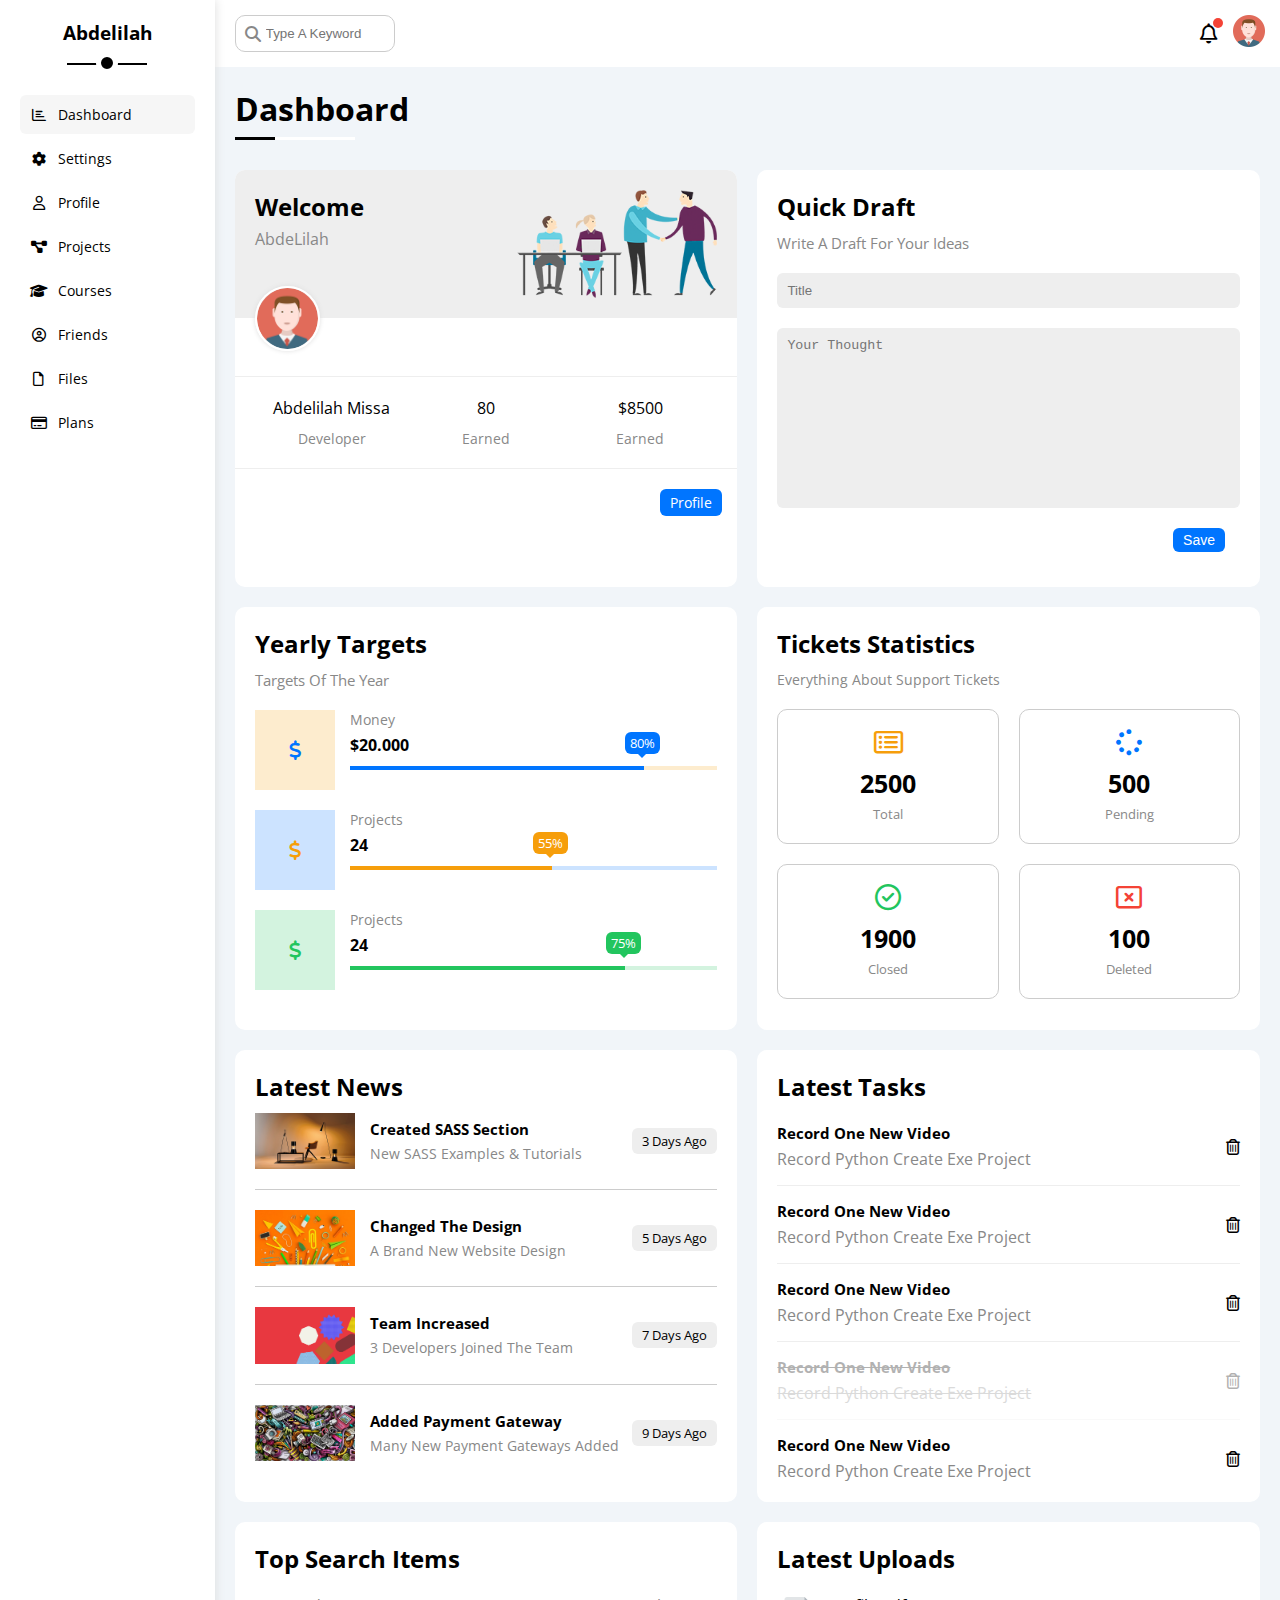
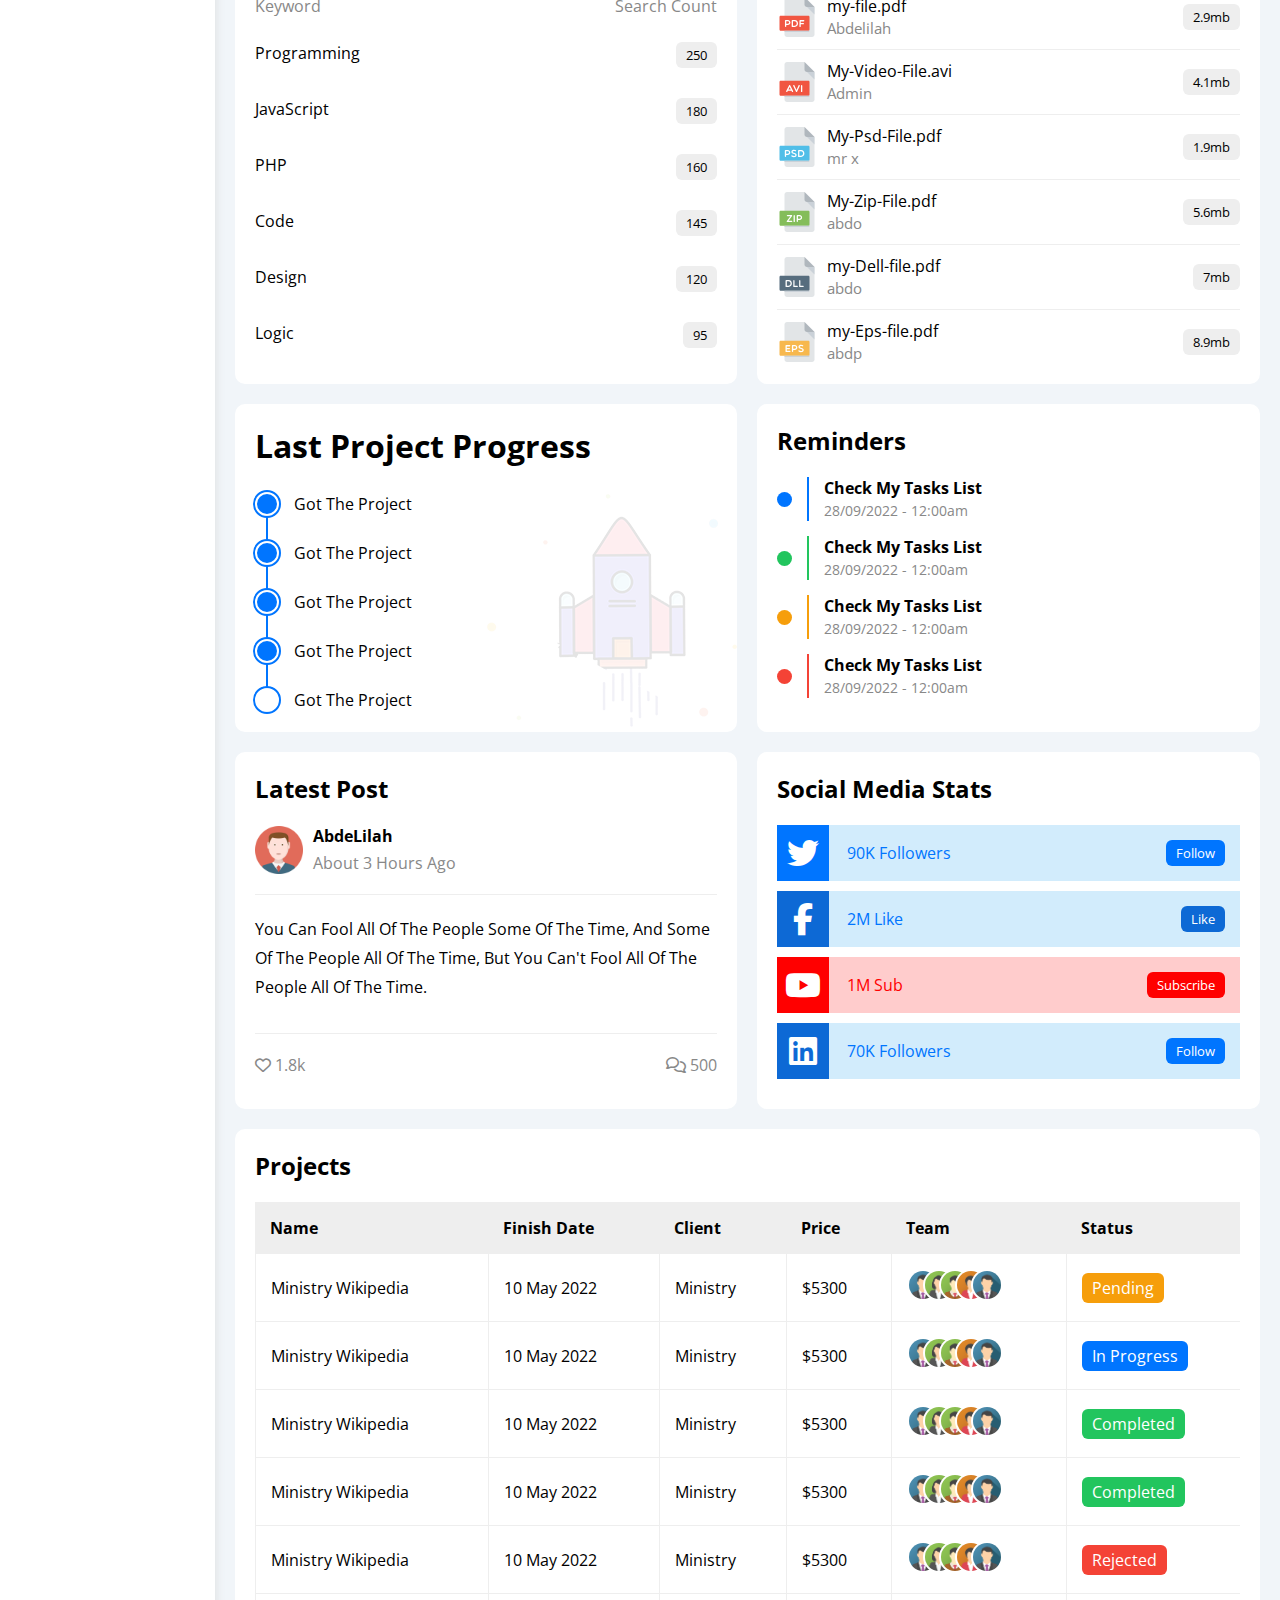
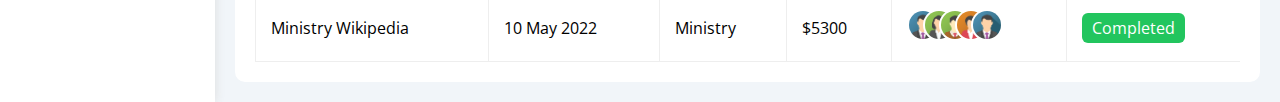
<file: index.html>
<!DOCTYPE html>
<html lang="en">

    <head>
        <meta charset="UTF-8">
        <meta name="description" content="">
        <meta name="keywords" content="">
        <meta name="viewport" content="width=device-width, initial-scale=1.0">
        <title>Dashboard</title>
        <!-- css Files -->
        <link rel="stylesheet" href="css/freamwork.css">
        <link rel="stylesheet" href="css/global-style.css">
        <link rel="stylesheet" href="css/pages/dashboard.css">
        <link rel="stylesheet" href="css/all.min.css">
        <!-- Google Font  -->
        <link rel="preconnect" href="https://fonts.googleapis.com">
        <link rel="preconnect" href="https://fonts.gstatic.com" crossorigin>
        <link
            href="https://fonts.googleapis.com/css2?family=Open+Sans:ital,wdth,wght@0,75..100,300..800;1,75..100,300..800&display=swap"
            rel="stylesheet">
    </head>

    <body>
        <div class="page d-flex">
            <div class="sidebar bg-white p-20 p-relative">
                <h3 class="p-relative txt-center mt-0">Abdelilah</h3>
                <ul>
                    <li>
                        <a href="index.html" class="active d-flex align-center fs-14 c-black rad-6 p-10 align-c">
                            <i class="fa-regular fa-chart-bar fa-fw"></i>
                            <span>Dashboard</span>
                        </a>
                    </li>
                    <li>
                        <a href="html/settings.html" class="d-flex align-center fs-14 c-black rad-6 p-10 align-c">
                            <i class="fa-solid fa-gear fa-fw"></i>
                            <span>Settings</span>
                        </a>
                    </li>
                    <li>
                        <a href="html/profile.html" class="d-flex align-center fs-14 c-black rad-6 p-10 align-c">
                            <i class="fa-regular fa-user fa-fw"></i>
                            <span>Profile</span>
                        </a>
                    </li>
                    <li>
                        <a class="d-flex align-center fs-14 c-black rad-6 p-10 align-c" href="html/projects.html">
                            <i class="fa-solid fa-diagram-project fa-fw"></i>
                            <span>Projects</span>
                        </a>
                    </li>
                    <li>
                        <a class="d-flex align-center fs-14 c-black rad-6 p-10 align-c" href="html/courses.html">
                            <i class="fa-solid fa-graduation-cap fa-fw"></i>
                            <span>Courses</span>
                        </a>
                    </li>
                    <li>
                        <a class="d-flex align-center fs-14 c-black rad-6 p-10 align-c" href="html/friends.html">
                            <i class="fa-regular fa-circle-user fa-fw"></i>
                            <span>Friends</span>
                        </a>
                    </li>
                    <li>
                        <a class="d-flex align-center fs-14 c-black rad-6 p-10 align-c" href="html/files.html">
                            <i class="fa-regular fa-file fa-fw"></i>
                            <span>Files</span>
                        </a>
                    </li>
                    <li>
                        <a class="d-flex align-center fs-14 c-black rad-6 p-10 align-c" href="html/plans.html">
                            <i class="fa-regular fa-credit-card fa-fw"></i>
                            <span>Plans</span>
                        </a>
                    </li>
                </ul>
            </div>
            <div class="content w-full over-hidden">
                <!-- Start Header  -->
                <div class="header bg-white between-flex p-15">
                    <div class="search p-relative">
                        <input class="p-10 b-1-ccc rad-10" type="search" name="" id="" placeholder="Type A Keyword">
                    </div>
                    <div class="icons d-flex align-center">
                        <span class=" notification p-relative" title="notifications">
                            <i class="fa-regular fa-bell fa-lg"></i>
                        </span>
                        <a href="html/profile.html"><img src="imgs/avatar.png" alt=""></a>
                    </div>
                </div>
                <!-- End Header  -->
                <h1 class="main-hedding p-relative">Dashboard</h1>
                <!-- Start Wrapper Section  -->
                <div class="wrapper d-grid gap-20 m-lr-20 m-lr-mobile">
                    <!-- Start Welcome Section  -->
                    <div class="welcome over-hidden rad-10 bg-white rad-10 txt-c-mobile block-mobile">
                        <div class="info bg-eee p-20 d-flex space-between">
                            <div>
                                <h2>Welcome</h2>
                                <p class="c-gray mt-5">AbdeLilah</p>
                            </div>
                            <img class="hide-mobile" src="imgs/welcome.png" alt="welcome not found">
                        </div>
                        <img src="imgs/avatar.png" alt="" class="avatar">
                        <div class="body mt-20 mb-20 p-20 txt-center d-flex block-mobile">
                            <div>
                                Abdelilah Missa
                                <span class="c-gray fs-14 d-block mt-10">Developer</span>
                            </div>
                            <div>
                                80
                                <span class="c-gray fs-14 d-block mt-10">Earned</span>
                            </div>
                            <div>
                                $8500
                                <span class="c-gray fs-14 d-block mt-10">Earned</span>
                            </div>
                        </div>
                        <a href="html/profile.html"
                            class="visit d-block btn-shap bg-blue c-white fs-14 w-fit">Profile</a>
                    </div>
                    <!-- End Welcome Section  -->
                    <!-- Start Quick Draft -->
                    <div class="quick-draft rad-10 bg-white p-20">
                        <h2 class="mb-10">Quick Draft</h2>
                        <p class="mb-20 fs-15 c-gray">Write A Draft For Your Ideas</p>
                        <form action="">
                            <input class="p-10 bg-eee d-block w-full rad-6 mb-20 b-none" type="text"
                                placeholder="Title">
                            <textarea class="p-10 bg-eee d-block w-full rad-6 b-none mb-20" name="" id=""
                                placeholder="Your Thought"></textarea>
                            <input type="submit" value="Save"
                                class="save btn-shap b-none bg-blue fs-14 w-fit d-block c-white">
                        </form>
                    </div>
                    <!-- End Quick Draft -->

                    <!-- Start Yearly Targets Section  -->
                    <div class="targets bg-white rad-10 p-20">
                        <h2 class="mb-10">Yearly Targets</h2>
                        <p class="c-gray mb-20 fs-15">Targets Of The Year</p>
                        <div class="targets-row d-flex mb-20 blue">
                            <div class="icon center-flex">
                                <i class="fa-solid fa-dollar-sign fa-lg c-blue"></i>
                            </div>
                            <div class="detials">
                                <span class="d-block fs-14 c-gray">Money</span>
                                <span class="d-block mt-5 mb-10 fw-bold">$20.000</span>
                                <div class="progress">
                                    <span class="d-block bg-blue p-relative" style="width: 80%; height: 100%;">
                                        <span class="bg-blue">80%</span>
                                    </span>
                                </div>
                            </div>
                        </div>
                        <div class="targets-row d-flex mb-20 orange">
                            <div class="icon center-flex">
                                <i class="fa-solid fa-dollar-sign fa-lg c-orange"></i>
                            </div>
                            <div class="detials">
                                <span class="d-block fs-14 c-gray">Projects</span>
                                <span class="d-block mt-5 mb-10 fw-bold">24</span>
                                <div class="progress">
                                    <span class="d-block bg-orange p-relative" style="width: 55%; height: 100%;">
                                        <span class="bg-orange">55%</span>
                                    </span>
                                </div>
                            </div>
                        </div>
                        <div class="targets-row d-flex mb-20 green">
                            <div class="icon center-flex">
                                <i class="fa-solid fa-dollar-sign fa-lg c-green"></i>
                            </div>
                            <div class="detials">
                                <span class="d-block fs-14 c-gray">Projects</span>
                                <span class="d-block mt-5 mb-10 fw-bold">24</span>
                                <div class="progress">
                                    <span class="d-block bg-green p-relative" style="width: 75%; height: 100%;">
                                        <span class="bg-green">75%</span>
                                    </span>
                                </div>
                            </div>
                        </div>
                    </div>
                    <!-- End Yearly Targets Section  -->
                    <!-- Start Tickets Statistics Section  -->
                    <div class="tickets rad-10 p-20 bg-white">
                        <h2 class="mb-10">Tickets Statistics</h2>
                        <p class="mb-20 fs-14 c-gray">Everything About Support Tickets</p>
                        <div class="d-flex gap-20 fw-wrap txt-center">
                            <div class="box p-20 rad-10 fs-13 c-gray b-1-ccc">
                                <i class="fa-regular fa-rectangle-list fa-2x mb-10 c-orange"></i>
                                <span class="mb-5 d-block fw-bold fs-25 c-black">2500</span>
                                <span>Total</span>
                            </div>
                            <div class="box p-20 rad-10 fs-13 c-gray b-1-ccc">
                                <i class="fa-solid fa-spinner fa-2x mb-10 c-blue"></i>
                                <span class="mb-5 d-block fw-bold fs-25 c-black">500</span>
                                <span>Pending</span>
                            </div>
                            <div class="box p-20 rad-10 fs-13 c-gray b-1-ccc">
                                <i class="fa-regular fa-circle-check fa-2x mb-10 c-green"></i>
                                <span class="mb-5 d-block fw-bold fs-25 c-black">1900</span>
                                <span>Closed</span>
                            </div>
                            <div class="box p-20 rad-10 fs-13 c-gray b-1-ccc">
                                <i class="fa-regular fa-rectangle-xmark fa-2x mb-10 c-red"></i>
                                <span class="mb-5 d-block fw-bold fs-25 c-black">100</span>
                                <span>Deleted</span>
                            </div>
                        </div>
                    </div>
                    <!-- End Tickets Statistics Section  -->
                    <!-- Start News Section  -->
                    <div class="latest-news rad-10 p-20 bg-white">
                        <h2 class="mb-10">Latest News</h2>
                        <div class="news-content">
                            <div class="box d-flex align-center">
                                <img src="imgs/news-01.png" alt="">
                                <div class="info">
                                    <h3 class="mb-5 fs-15">Created SASS Section</h3>
                                    <p class="c-gray fs-14">New SASS Examples & Tutorials</p>
                                </div>
                                <div class="label btn-shap fs-13 bg-eee">3 Days Ago</div>
                            </div>
                            <div class="box d-flex  align-center">
                                <img src="imgs/news-02.png" alt="">
                                <div class="info">
                                    <h3 class="mb-5 fs-15">Changed The Design</h3>
                                    <p class="c-gray fs-14">A Brand New Website Design</p>
                                </div>
                                <div class="label btn-shap fs-13 bg-eee">5 Days Ago</div>
                            </div>
                            <div class="box d-flex  align-center">
                                <img src="imgs/news-03.png" alt="">
                                <div class="info">
                                    <h3 class="mb-5 fs-15">Team Increased</h3>
                                    <p class="c-gray fs-14">3 Developers Joined The Team</p>
                                </div>
                                <div class="label btn-shap fs-13 bg-eee">7 Days Ago</div>
                            </div>
                            <div class="box d-flex  align-center">
                                <img src="imgs/news-04.png" alt="">
                                <div class="info">
                                    <h3 class="mb-5 fs-15">Added Payment Gateway</h3>
                                    <p class="c-gray fs-14">Many New Payment Gateways Added</p>
                                </div>
                                <div class="label btn-shap fs-13 bg-eee">9 Days Ago</div>
                            </div>
                        </div>
                    </div>
                    <!-- End News Section  -->
                    <!-- Start Latest Tasks -->
                    <div class="tasks-section rad-10 p-20 bg-white">
                        <h2 class="mb-20">Latest Tasks</h2>
                        <div class="tasks-content">
                            <div class="box d-flex align-center">
                                <div class="info">
                                    <h3 class="mb-5 fs-15">Record One New Video</h3>
                                    <p class="c-gray">Record Python Create Exe Project</p>
                                </div>
                                <i class="fa-regular fa-trash-can delete"></i>
                            </div>
                            <div class="box d-flex align-center">
                                <div class="info">
                                    <h3 class="mb-5 fs-15">Record One New Video</h3>
                                    <p class="c-gray">Record Python Create Exe Project</p>
                                </div>
                                <i class="fa-regular fa-trash-can delete"></i>
                            </div>
                            <div class="box d-flex align-center">
                                <div class="info">
                                    <h3 class="mb-5 fs-15">Record One New Video</h3>
                                    <p class="c-gray">Record Python Create Exe Project</p>
                                </div>
                                <i class="fa-regular fa-trash-can delete"></i>
                            </div>
                            <div class="box d-flex align-center done">
                                <div class="info">
                                    <h3 class="mb-5 fs-15">Record One New Video</h3>
                                    <p class="c-gray">Record Python Create Exe Project</p>
                                </div>
                                <i class="fa-regular fa-trash-can delete"></i>
                            </div>
                            <div class="box d-flex align-center">
                                <div class="info">
                                    <h3 class="mb-5 fs-15">Record One New Video</h3>
                                    <p class="c-gray">Record Python Create Exe Project</p>
                                </div>
                                <i class="fa-regular fa-trash-can delete"></i>
                            </div>
                        </div>
                    </div>
                    <!-- End Latest Tasks -->
                    <!-- Start Top Search Items -->
                    <div class="top-search rad-10 bg-white p-20">
                        <h2 class="mb-20">Top Search Items</h2>
                        <div class="head-item d-flex space-between mb-10 c-gray">
                            <div>Keyword</div>
                            <div>Search Count</div>
                        </div>
                        <div class="item d-flex space-between pt-15 pb-15">
                            <span>Programming</span>
                            <span class="bg-eee fs-13 btn-shap">250</span>
                        </div>
                        <div class="item d-flex space-between pt-15 pb-15">
                            <span>JavaScript</span>
                            <span class="bg-eee fs-13 btn-shap">180</span>
                        </div>
                        <div class="item d-flex space-between pt-15 pb-15">
                            <span>PHP</span>
                            <span class="bg-eee fs-13 btn-shap">160</span>
                        </div>
                        <div class="item d-flex space-between pt-15 pb-15">
                            <span>Code</span>
                            <span class="bg-eee fs-13 btn-shap">145</span>
                        </div>
                        <div class="item d-flex space-between pt-15 pb-15">
                            <span>Design</span>
                            <span class="bg-eee fs-13 btn-shap">120</span>
                        </div>
                        <div class="item d-flex space-between pt-15 pb-15">
                            <span>Logic</span>
                            <span class="bg-eee fs-13 btn-shap">95</span>
                        </div>
                    </div>
                    <!-- End Top Search Items -->
                    <!-- Start Latest Uploads -->
                    <div class="uploads-section rad-10 bg-white p-20">
                        <h2 class="mb-20">Latest Uploads</h2>
                        <ul>
                            <li class="between-flex mb-10 pb-10">
                                <div class="d-flex w-fit">
                                    <img class="mr-10" src="imgs/pdf.svg" alt="not found">
                                    <div class="info">
                                        <span class="d-block">my-file.pdf</span>
                                        <span class="c-gray fs-15">Abdelilah</span>
                                    </div>
                                </div>
                                <div class="btn-shap fs-13 bg-eee">2.9mb</div>
                            </li>
                            <li class="between-flex mb-10 pb-10">
                                <div class="d-flex w-fit">
                                    <img class="mr-10" src="imgs/avi.svg" alt="not found">
                                    <div class="info">
                                        <span class="d-block">My-Video-File.avi</span>
                                        <span class="c-gray fs-15">Admin</span>
                                    </div>
                                </div>
                                <div class="btn-shap fs-13 bg-eee">4.1mb</div>
                            </li>
                            <li class="between-flex mb-10 pb-10">
                                <div class="d-flex w-fit">
                                    <img class="mr-10" src="imgs/psd.svg" alt="not found">
                                    <div class="info">
                                        <span class="d-block">My-Psd-File.pdf</span>
                                        <span class="c-gray fs-15">mr x</span>
                                    </div>
                                </div>
                                <div class="btn-shap fs-13 bg-eee">1.9mb</div>
                            </li>
                            <li class="between-flex mb-10 pb-10">
                                <div class="d-flex w-fit">
                                    <img class="mr-10" src="imgs/zip.svg" alt="not found">
                                    <div class="info">
                                        <span class="d-block">My-Zip-File.pdf</span>
                                        <span class="c-gray fs-15">abdo</span>
                                    </div>
                                </div>
                                <div class="btn-shap fs-13 bg-eee">5.6mb</div>
                            </li>
                            <li class="between-flex mb-10 pb-10">
                                <div class="d-flex w-fit">
                                    <img class="mr-10" src="imgs/dll.svg" alt="not found">
                                    <div class="info">
                                        <span class="d-block">my-Dell-file.pdf</span>
                                        <span class="c-gray fs-15">abdo</span>
                                    </div>
                                </div>
                                <div class="btn-shap fs-13 bg-eee">7mb</div>
                            </li>
                            <li class="between-flex">
                                <div class="d-flex w-fit">
                                    <img class="mr-10" src="imgs/eps.svg" alt="not found">
                                    <div class="info">
                                        <span class="d-block">my-Eps-file.pdf</span>
                                        <span class="c-gray fs-15">abdp</span>
                                    </div>
                                </div>
                                <div class="btn-shap fs-13 bg-eee">8.9mb</div>
                            </li>
                        </ul>
                    </div>
                    <!-- End Latest Uploads -->
                    <!-- Start Last Project Progress -->
                    <div class="project-progress rad-10 p-20 bg-white p-relative">
                        <h1 class="mb-20">Last Project Progress</h1>
                        <ul class="p-relative">
                            <li class="mt-25 d-flex align-center done">Got The Project</li>
                            <li class="mt-25 d-flex align-center done">Got The Project</li>
                            <li class="mt-25 d-flex align-center done">Got The Project</li>
                            <li class="mt-25 d-flex align-center current">Got The Project</li>
                            <li class="mt-25 d-flex align-center">Got The Project</li>
                        </ul>
                        <img src="imgs/project.png" alt="">
                    </div>
                    <!-- End Last Project Progress -->
                    <!-- Start Reminders -->
                    <div class="reminder-section rad-10 bg-white p-20">
                        <h2 class="mb-20">Reminders</h2>
                        <ul>
                            <li class="d-flex align-center mt-15 ">
                                <span class="bg-blue mr-15 rad-half d-block"></span>
                                <div class="pl-15 bl-blue blue">
                                    <p class="fw-bold">Check My Tasks List</p>
                                    <span class="c-gray fs-14">28/09/2022 - 12:00am</span>
                                </div>
                            </li>
                            <li class="d-flex align-center mt-15 ">
                                <span class="bg-green mr-15 rad-half d-block"></span>
                                <div class="pl-15 bl-green green">
                                    <p class="fw-bold">Check My Tasks List</p>
                                    <span class="c-gray fs-14">28/09/2022 - 12:00am</span>
                                </div>
                            </li>
                            <li class="d-flex align-center mt-15 ">
                                <span class="bg-orange mr-15 rad-half d-block"></span>
                                <div class="pl-15 bl-orange orange">
                                    <p class="fw-bold">Check My Tasks List</p>
                                    <span class="c-gray fs-14">28/09/2022 - 12:00am</span>
                                </div>
                            </li>
                            <li class="d-flex align-center mt-15 ">
                                <span class="bg-red mr-15 rad-half d-block"></span>
                                <div class="pl-15 bl-red red">
                                    <p class="fw-bold">Check My Tasks List</p>
                                    <span class="c-gray fs-14">28/09/2022 - 12:00am</span>
                                </div>
                            </li>
                        </ul>
                    </div>
                    <!-- End Reminders -->
                    <!-- Start Latest Post -->
                    <div class="post-section rad-10 bg-white p-20">
                        <h2 class="mb-20">Latest Post</h2>
                        <div class="top d-flex align-center">
                            <img src="imgs/avatar.png" alt="">
                            <div class="info">
                                <span class="mb-5 d-block fw-bold">AbdeLilah</span>
                                <span class="c-gray">About 3 Hours Ago</span>
                            </div>
                        </div>
                        <p class="content txt-c-mobile mb-20 mt-20 pb-20 pt-20">You can fool all of the people some of
                            the time, and some of the people all of the time, but
                            you can't fool all of the
                            people all of the time.
                        </p>
                        <div class="post-stats c-gray between-flex">
                            <div>
                                <i class="fa-regular fa-heart"></i>
                                <span>1.8k</span>
                            </div>
                            <div>
                                <i class="fa-regular fa-comments"></i>
                                <span>500</span>
                            </div>
                        </div>
                    </div>
                    <!-- End Latest Post -->
                    <!-- Start Social Media Stats -->
                    <div class="social-media rad-10 p-20 bg-white">
                        <h2 class="mb-20">Social Media Stats</h2>
                        <div class="box twitter between-flex mb-10 p-15 p-relative">
                            <i class="fa-brands fa-twitter fa-2x center-flex c-white h-full"></i>
                            <span>90K Followers</span>
                            <a href="" class="fs-13 btn-shap c-white bg-blue">Follow</a>
                        </div>
                        <div class="box facebook between-flex mb-10 p-15 p-relative">
                            <i class="fa-brands fa-facebook-f fa-2x c-white h-full center-flex"></i>
                            <span>2M Like</span>
                            <a href="" class="fs-13 btn-shap c-white bg-blue-alt">Like</a>
                        </div>
                        <div class="box youtube between-flex mb-10 p-15 p-relative">
                            <i class="fa-brands fa-youtube fa-2x c-white h-full center-flex"></i>
                            <span>1M Sub</span>
                            <a href="" class="fs-13 btn-shap c-white bg-red-alt">Subscribe</a>
                        </div>
                        <div class="box linkedin between-flex mb-10 p-15 p-relative">
                            <i class="fa-brands fa-linkedin fa-2x c-white h-full center-flex"></i>
                            <span>70K Followers</span>
                            <a href="" class="fs-13 btn-shap c-white bg-blue">Follow</a>
                        </div>
                    </div>
                    <!-- End Social Media Stats -->
                </div>
                <!-- End wrapper Section -->
                <!-- Start Projects Section  -->
                <div class="projects-section p-20 bg-white m-lr-mobile m-20 rad-10">
                    <h2 class="mb-20">Projects</h2>
                    <div class="responsive-table">
                        <table>
                            <thead>
                                <tr>
                                    <td>Name</td>
                                    <td>Finish Date</td>
                                    <td>Client</td>
                                    <td>Price</td>
                                    <td>Team</td>
                                    <td>Status</td>
                                </tr>
                            </thead>
                            <tbody>
                                <tr>
                                    <td>Ministry Wikipedia</td>
                                    <td>10 May 2022</td>
                                    <td>Ministry</td>
                                    <td>$5300</td>
                                    <td>
                                        <img src="imgs/team-01.png" alt="">
                                        <img src="imgs/team-02.png" alt="">
                                        <img src="imgs/team-03.png" alt="">
                                        <img src="imgs/team-04.png" alt="">
                                        <img src="imgs/team-01.png" alt="">
                                    </td>
                                    <td><span class="btn-shap c-white bg-orange">Pending</span></td>
                                </tr>
                                <tr>
                                    <td>Ministry Wikipedia</td>
                                    <td>10 May 2022</td>
                                    <td>Ministry</td>
                                    <td>$5300</td>
                                    <td>
                                        <img src="imgs/team-01.png" alt="">
                                        <img src="imgs/team-02.png" alt="">
                                        <img src="imgs/team-03.png" alt="">
                                        <img src="imgs/team-04.png" alt="">
                                        <img src="imgs/team-01.png" alt="">
                                    </td>
                                    <td><span class="btn-shap c-white bg-blue">In Progress</span></td>
                                </tr>
                                <tr>
                                    <td>Ministry Wikipedia</td>
                                    <td>10 May 2022</td>
                                    <td>Ministry</td>
                                    <td>$5300</td>
                                    <td>
                                        <img src="imgs/team-01.png" alt="">
                                        <img src="imgs/team-02.png" alt="">
                                        <img src="imgs/team-03.png" alt="">
                                        <img src="imgs/team-04.png" alt="">
                                        <img src="imgs/team-01.png" alt="">
                                    </td>
                                    <td><span class="btn-shap c-white bg-green">Completed</span></td>
                                </tr>
                                <tr>
                                    <td>Ministry Wikipedia</td>
                                    <td>10 May 2022</td>
                                    <td>Ministry</td>
                                    <td>$5300</td>
                                    <td>
                                        <img src="imgs/team-01.png" alt="">
                                        <img src="imgs/team-02.png" alt="">
                                        <img src="imgs/team-03.png" alt="">
                                        <img src="imgs/team-04.png" alt="">
                                        <img src="imgs/team-01.png" alt="">
                                    </td>
                                    <td><span class="btn-shap c-white bg-green">Completed</span></td>
                                </tr>
                                <tr>
                                    <td>Ministry Wikipedia</td>
                                    <td>10 May 2022</td>
                                    <td>Ministry</td>
                                    <td>$5300</td>
                                    <td>
                                        <img src="imgs/team-01.png" alt="">
                                        <img src="imgs/team-02.png" alt="">
                                        <img src="imgs/team-03.png" alt="">
                                        <img src="imgs/team-04.png" alt="">
                                        <img src="imgs/team-01.png" alt="">
                                    </td>
                                    <td><span class="btn-shap c-white bg-red">Rejected</span></td>
                                </tr>
                                <tr>
                                    <td>Ministry Wikipedia</td>
                                    <td>10 May 2022</td>
                                    <td>Ministry</td>
                                    <td>$5300</td>
                                    <td>
                                        <img src="imgs/team-01.png" alt="">
                                        <img src="imgs/team-02.png" alt="">
                                        <img src="imgs/team-03.png" alt="">
                                        <img src="imgs/team-04.png" alt="">
                                        <img src="imgs/team-01.png" alt="">
                                    </td>
                                    <td><span class="btn-shap c-white bg-green">Completed</span></td>
                                </tr>
                            </tbody>
                            <tfoot></tfoot>
                        </table>
                    </div>
                </div>
                <!-- End Projects Section  -->
            </div>
        </div>
        </div>

    </body>

</html>
</file>
<file: css/freamwork.css>
:root {
    --blue-color: #0075ff;
    --blue-alt-color: #0d69d5;
    --orange-color: #f69e0b;
    --green-color: #22c55e;
    --red-color: #f44336;
    --gray-color: #888;
}

/* Start Box  */
.d-flex {
    display: flex;
}

.align-center {
    align-items: center;
}

.space-between {
    justify-content: space-between;
}

.fw-wrap {
    flex-wrap: wrap;
}

.d-grid {
    display: grid;
}

.gap-20 {
    gap: 20px;
}

.d-block {
    display: block;
}

.w-full {
    width: 100%;
}



.h-full {
    height: 100%;
}

.w-fit {
    width: fit-content;
}

.w-100 {
    width: 100px;
}

.h-100 {
    height: 100px;
}

/* End Box  */

/* STart Padding + margin */
.p-10 {
    padding: 10px;
}

.p-15 {
    padding: 15px;
}

.p-20 {
    padding: 20px;
}

.pt-10 {
    padding-top: 10px;
}

.pt-15 {
    padding-top: 15px;
}

.pt-20 {
    padding-top: 20px;
}

.pb-10 {
    padding-bottom: 10px;
}

.pb-15 {
    padding-bottom: 15px;
}

.pb-20 {
    padding-bottom: 20px;
}

.pl-15 {
    padding-left: 15px;
}

.m-15 {
    margin: 15px;
}

.m-20 {
    margin: 20px;
}

.mt-0 {
    margin-top: 0;
}

.mt-5 {
    margin-top: 5px;
}

.mt-10 {
    margin-top: 10px;
}

.mt-15 {
    margin-top: 15px;
}

.mt-20 {
    margin-top: 20px;
}

.mt-25 {
    margin-top: 25px;
}

.mr-10 {
    margin-right: 10px;
}

.mr-15 {
    margin-right: 15px;
}

.mb-5 {
    margin-bottom: 5px;
}

.mb-10 {
    margin-bottom: 10px;
}

.mb-15 {
    margin-bottom: 15px;
}

.mb-20 {
    margin-bottom: 20px;
}

@media (min-width: 768px) {
    .m-lr-20 {
        margin-left: 20px;
        margin-right: 20px;
    }
}

/* End Padding + margin */

/* Start Color  */
.bg-white {
    background-color: white;
}

.bg-eee {
    background-color: #eee;
}

.bg-blue {
    background-color: var(--blue-color);
}

.bg-blue-alt {
    background-color: var(--blue-alt-color);
}

.bg-orange {
    background-color: var(--orange-color);
}

.bg-green {
    background-color: var(--green-color);
}

.bg-red {
    background-color: var(--red-color);
}

.bg-red-alt {
    background-color: red;
}

.c-black {
    color: black;
}

.c-white {
    color: white;
}

.c-gray {
    color: var(--gray-color);
}

.c-blue {
    color: var(--blue-color);
}

.c-orange {
    color: var(--orange-color);
}

.c-green {
    color: var(--green-color);
}

.c-red {
    color: var(--red-color);
}

/* End Color  */

/* start position  */
.p-relative {
    position: relative;
}

/* end position */

/* STart Font  */
.txt-center {
    text-align: center;
}

.fs-13 {
    font-size: 13px;
}

.fs-14 {
    font-size: 14px;
}

.fs-15 {
    font-size: 15px;
}

.fs-25 {
    font-size: 25px;
}

.fw-bold {
    font-weight: bold;
}

/* End Font  */

/* Start Border  */
.rad-6 {
    border-radius: 6px;
}

.rad-10 {
    border-radius: 10px;
}

.rad-half {
    border-radius: 50%;
}

.b-1-ccc {
    border: 1px solid #ccc;
}

.b-none {
    border: none;
}

.bl-blue {
    border-left-color: var(--blue-color);
}

.bl-green {
    border-left-color: var(--green-color);
}

.bl-orange {
    border-left-color: var(--orange-color);
}

.bl-red {
    border-left-color: var(--red-color);
}

.border-eee {
    border: 1px solid #eee;
}

/* End Border  */

/* Start components  */
.between-flex {
    display: flex;
    align-items: center;
    justify-content: space-between;
}

.center-flex {
    display: flex;
    align-items: center;
    justify-content: center;
}

/* End components  */

.over-hidden {
    overflow: hidden;
}

.btn-shap {
    padding: 4px 10px;
    border-radius: 6px;
}


/* Start Mobile  */
@media (max-width: 767px) {
    .hide-mobile {
        display: none;
    }

    .m-lr-mobile {
        margin-left: 10px;
        margin-right: 10px;
    }

    .txt-c-mobile {
        text-align: center;
    }

    .block-mobile {
        display: block;

    }

    .w-full-mobile {
        width: 100%;
    }
}

/* Start Mobile  */
</file>
<file: css/global-style.css>
:root {
    --blue-color: #0075ff;
    --blue-alt-color: #0d69d5;
    --orange-color: #f69e0b;
    --green-color: #22c55e;
    --red-color: #f44336;
    --gray-color: #888;

    --main-transition-duration: 0.3s;

}

* {
    padding: 0;
    margin: 0;
    -webkit-box-sizing: border-box;
    box-sizing: border-box;
}

html {
    scroll-behavior: smooth;
    scrollbar-color: var(--blue-color);
}

body {
    font-family: "Open Sans", sans-serif;
    -webkit-box-sizing: border-box;
    box-sizing: border-box;
}

*:focus {
    outline: none;
}

a {
    text-decoration: none;
}

ul {
    list-style: none;
    padding: 0;
}

::-webkit-scrollbar {
    width: 15px;
}

::-webkit-scrollbar-track {
    background-color: white;
}

::-webkit-scrollbar-thumb {
    background-color: var(--blue-color);
}

::-webkit-scrollbar-thumb:hover {
    background-color: var(--blue-alt-color);
}

.page {
    background-color: #f1f5f9;
    min-height: 100vh;
}

.sidebar {
    width: 250px;
    -webkit-box-shadow: 0 0 10px #ddd;
    box-shadow: 0 0 10px #ddd;
}

.sidebar>h3 {
    margin-bottom: 50px;
}

@media (min-width: 768px) {

    .sidebar>h3::before,
    .sidebar>h3::after {
        content: "";
        background: black;
        left: 50%;
        -webkit-transform: translateX(-50%);
        transform: translateX(-50%);
        position: absolute;
    }

    .sidebar>h3::before {
        width: 80px;
        height: 2px;
        bottom: -20px;
    }

    .sidebar>h3::after {
        width: 12px;
        height: 12px;
        border-radius: 50%;
        border: 5px solid white;
        bottom: -29px;
    }
}

.sidebar>ul a {
    margin-bottom: 5px;
    -webkit-transition: var(--main-transition-duration);
    transition: var(--main-transition-duration);
}

.sidebar>ul a:hover,
.sidebar>ul a.active {
    background-color: #f6f6f6;
}

.sidebar>ul li span {
    margin-left: 10px;
}

@media (max-width: 767px) {
    .sidebar {
        width: 80px;
        padding: 10px;
    }

    .sidebar>h3 {
        font-size: 13px;
        margin-bottom: 15px;
    }

    .sidebar>ul li a {
        -webkit-box-pack: center;
        -ms-flex-pack: center;
        justify-content: center;
    }

    .sidebar>ul li a span {
        display: none;
    }
}

/* End Sidebar  */

/* Start content Section */
/* Start Header  */
.content .header .search::before {
    font-family: var(--fa-style-family-classic);
    content: "\f002";
    font-weight: 900;
    position: absolute;
    top: 50%;
    -webkit-transform: translateY(-50%);
    transform: translateY(-50%);
    left: 15px;
    color: var(--gray-color);
}

.header .search input[type=search] {
    margin-left: 5px;
    padding-left: 30px;
    width: 160px;
    -webkit-transition: width var(--main-transition-duration);
    transition: width var(--main-transition-duration);
}

.header .search input[type=search]:focus {
    width: 200px;
}

.header .search input[type=search]:focus::-webkit-input-placeholder {
    color: transparent;
}

.header .search input[type=search]:focus::-moz-placeholder {
    color: transparent;
}

.header .search input[type=search]:focus:-ms-input-placeholder {
    color: transparent;
}

.header .search input[type=search]:focus::-ms-input-placeholder {
    color: transparent;
}

.header .search input[type=search]:focus::placeholder {
    color: transparent;
}

.header .icons .notification {
    position: relative;
}

.header .icons .notification::before {
    position: absolute;
    content: "";
    top: -5px;
    right: -5px;
    width: 10px;
    height: 10px;
    background-color: var(--red-color);
    border-radius: 50%;
}

.header .icons img {
    width: 32px;
    margin-left: 15px;
}

/* End Header  */

/* Main Hedding  */
.main-hedding {
    margin: 20px 20px 40px;
}

.main-hedding::before,
.main-hedding::after {
    content: "";
    position: absolute;
    bottom: -10px;
    left: 0;
    height: 3px;
}

.main-hedding::before {
    width: 120px;
    background: white;
}

.main-hedding::after {
    background: black;
    width: 40px;
}
</file>
<file: css/pages/dashboard.css>
:root {
    --blue-color: #0075ff;
    --blue-alt-color: #0d69d5;
    --orange-color: #f69e0b;
    --green-color: #22c55e;
    --red-color: #f44336;
    --gray-color: #888;

    --main-transition-duration: 0.3s;

}

.wrapper {
    grid-template-columns: repeat(auto-fill, minmax(450px, 1fr));
}

@media (max-width: 767px) {
    .wrapper {
        -ms-grid-columns: minmax(200px, 1fr);
        grid-template-columns: minmax(200px, 1fr);
    }
}

/* Start Welcome Section  */

.wrapper .welcome .info img {
    width: 200px;
}

.welcome .avatar {
    width: 65px;
    height: 65px;
    margin-left: 20px;
    border: 2px solid white;
    border-radius: 50%;
    -webkit-box-shadow: 0 0 5px #ddd;
    box-shadow: 0 0 5px #ddd;
    margin-top: -32px;
}

.welcome .body {
    border-top: 1px solid #eee;
    border-bottom: 1px solid #eee;
}

.welcome .body>div {
    -webkit-box-flex: 1;
    -ms-flex: 1;
    flex: 1;
}

@media (max-width: 767px) {
    .welcome .body>div:not(:last-child) {
        margin-bottom: 20px;
    }
}

.welcome .visit {
    margin: 0 15px 15px auto;
    -webkit-transition: var(--main-transition-duration);
    transition: var(--main-transition-duration);
}

.welcome .visit:hover {
    background-color: var(--blue-alt-color);
}

/* End Welcome Section  */
/* Start Quick Draft Section  */
.quick-draft form textarea {
    min-height: 180px;
    resize: none;
}

.quick-draft form .save {
    margin: 0 15px 15px auto;
}

/* End Quick Draft Section  */

/* Start Yearly Targets section  */
.targets .targets-row .icon {
    width: 80px;
    height: 80px;
    margin-right: 15px;
}

.targets .detials {
    -webkit-box-flex: 1;
    -ms-flex: 1;
    flex: 1;
}

.targets .progress {
    width: 100%;
    height: 4px;
}

.targets .blue .icon,
.targets .blue .progress {
    background-color: rgb(0 117 255 / 20%);
}

.targets .orange .icon,
.targets .orange .progress {
    background-color: rgb(0 117 255 / 20%);
}

.targets .blue .icon,
.targets .blue .progress {
    background-color: rgb(245 158 11 / 20%);
}

.targets .green .icon,
.targets .green .progress {
    background-color: rgb(34 197 94 / 20%);
}


.targets .progress span span {
    position: absolute;
    bottom: 16px;
    right: -16px;
    padding: 2px 5px;
    border-radius: 6px;
    font-size: 13px;
    color: white;
}

.targets .progress span span::after {
    content: '';
    position: absolute;
    border: 5px solid;
    border-color: transparent;
    bottom: -9px;
    left: 50%;
    -webkit-transform: translateX(-50%);
    transform: translateX(-50%);
}

.targets>.blue .progress span>span::after {
    border-top-color: var(--blue-color);
}

.targets>.orange .progress span>span::after {
    border-top-color: var(--orange-color);
}

.targets>.green .progress span>span::after {
    border-top-color: var(--green-color);
}

/* End Yearly Targets section  */

/* Start Tickets Statistics  */
.tickets .box {
    width: calc(50% - 10px);
}

/* End Tickets Statistics  */

/* Start Latest News section  */
.latest-news .news-content .box:not(:last-child) {
    padding-bottom: 20px;
    margin-bottom: 20px;
    border-bottom: 1px solid #ccc;
}

.latest-news .news-content .box img {
    width: 100px;
    margin: 0 15px 0 0;
}

.latest-news .news-content .box .info {
    -webkit-box-flex: 1;
    -ms-flex-positive: 1;
    flex-grow: 1;
}

@media (max-width:676px) {
    .latest-news .news-content .box {
        -ms-flex-wrap: wrap;
        flex-wrap: wrap;
        -webkit-box-align: center;
        -ms-flex-align: center;
        align-items: center;
        -webkit-box-pack: center;
        -ms-flex-pack: center;
        justify-content: center;
        gap: 20px;
    }
}

/* End Latest News section  */
/* Start Latest Tasks  */
.tasks-section .tasks-content .box:not(:last-child) {
    margin-bottom: 15px;
    padding-bottom: 15px;
    border-bottom: 1px solid #eee;
}

.tasks-section .tasks-content .info {
    -webkit-box-flex: 1;
    -ms-flex-positive: 1;
    flex-grow: 1;
}

.tasks-section .tasks-content .done {
    opacity: 0.3;

}

.tasks-content .done .info h3 {
    text-decoration: line-through;
}

.tasks-content .done .info p {
    text-decoration: line-through;
}

/* End Latest Tasks  */

/* Start Latest Uploads */
.uploads-section ul li:not(:last-child) {
    border-bottom: 1px solid #eee;
}

.uploads-section ul li img {
    width: 40px;
}

/* End Latest Uploads */

/* Start Last Project Progress  */
.project-progress>ul::before {
    content: '';
    width: 2px;
    height: 100%;
    background-color: var(--blue-color);
    position: absolute;
    top: 0;
    left: 11px;
    z-index: 0;
}

.project-progress>ul li::before {
    content: '';
    margin-right: 15px;
    width: 20px;
    height: 20px;
    border-radius: 50%;
    border: 2px solid white;
    outline: 2px solid var(--blue-color);
    display: block;
    background-color: white;
    z-index: 1;

}

.project-progress>ul li.done::before {
    background-color: var(--blue-color);
}

.project-progress>ul li.current::before {
    background-color: var(--blue-color);
    -webkit-animation: current-bg 0.8s infinite alternate;
    animation: current-bg 0.8s infinite alternate;
}

@-webkit-keyframes current-bg {
    to {
        background-color: white;
    }
}

@keyframes current-bg {
    to {
        background-color: white;
    }
}

.project-progress>img {
    position: absolute;
    bottom: 0;
    right: 0;
    opacity: 0.1;
}

/* End Last Project Progress  */

/* Start Reminders  */
.reminder-section>ul li>span {
    width: 15px;
    height: 15px;
}

.reminder-section>ul li>div {
    border-left-width: 2px;
    border-left-style: solid;
}

/* End Reminders  */
/* Start Latest Post */
.post-section .top img {
    width: 48px;
    margin-right: 10px;
}

.post-section .content {
    text-transform: capitalize;
    line-height: 1.8;
    border-top: 1px solid #eee;
    border-bottom: 1px solid #eee;
    min-height: 140px;
}

/* End Latest Post */
/* Start Social Media Stats */
.social-media .box {
    padding-left: 70px;
}

.social-media .box i {
    position: absolute;
    left: 0;
    top: 0;
    background-color: var(--blue-color);
    width: 52px;
    display: -webkit-box;
    display: -ms-flexbox;
    display: flex;
    -webkit-transition: var(--main-transition-duration);
    transition: var(--main-transition-duration);
}

.social-media .box.twitter i {
    background-color: var(--blue-color);
}

.social-media .box.facebook i {
    background-color: var(--blue-alt-color);
}

.social-media .box.youtube i {
    background-color: red;
}

.social-media .box.linkedin i {
    background-color: var(--blue-alt-color);
}

.social-media .box.twitter,
.social-media .box.facebook,
.social-media .box.linkedin {
    background-color: rgb(29 161 242 / 20%);
    ;
    color: var(--blue-color);
}

.social-media .box.youtube {
    background-color: rgb(255 0 0 / 20%);
    color: #ff0000;
}

/* End Social Media Stats */

/* Start Projects Section  */
.projects-section .responsive-table {
    overflow: auto;
}

.projects-section table {
    min-width: 1000px;
    border-spacing: 0;
}

.projects-section table td {
    padding: 15px;
}

.projects-section table thead td {
    background-color: #eee;
    font-weight: bold;
}

.projects-section tbody td {
    border-bottom: 1px solid #eee;
    border-left: 1px solid #eee;
    -webkit-transition: var(--main-transition-duration);
    transition: var(--main-transition-duration);
}

.projects-section table img {
    width: 32px;
    height: 32px;
    border-radius: 50%;
    padding: 2px;
    background-color: white;
}

.projects-section table img:not(:first-child) {
    margin-left: -20px;
}

/* End Projects Section  */
/* End content Section */
</file>
